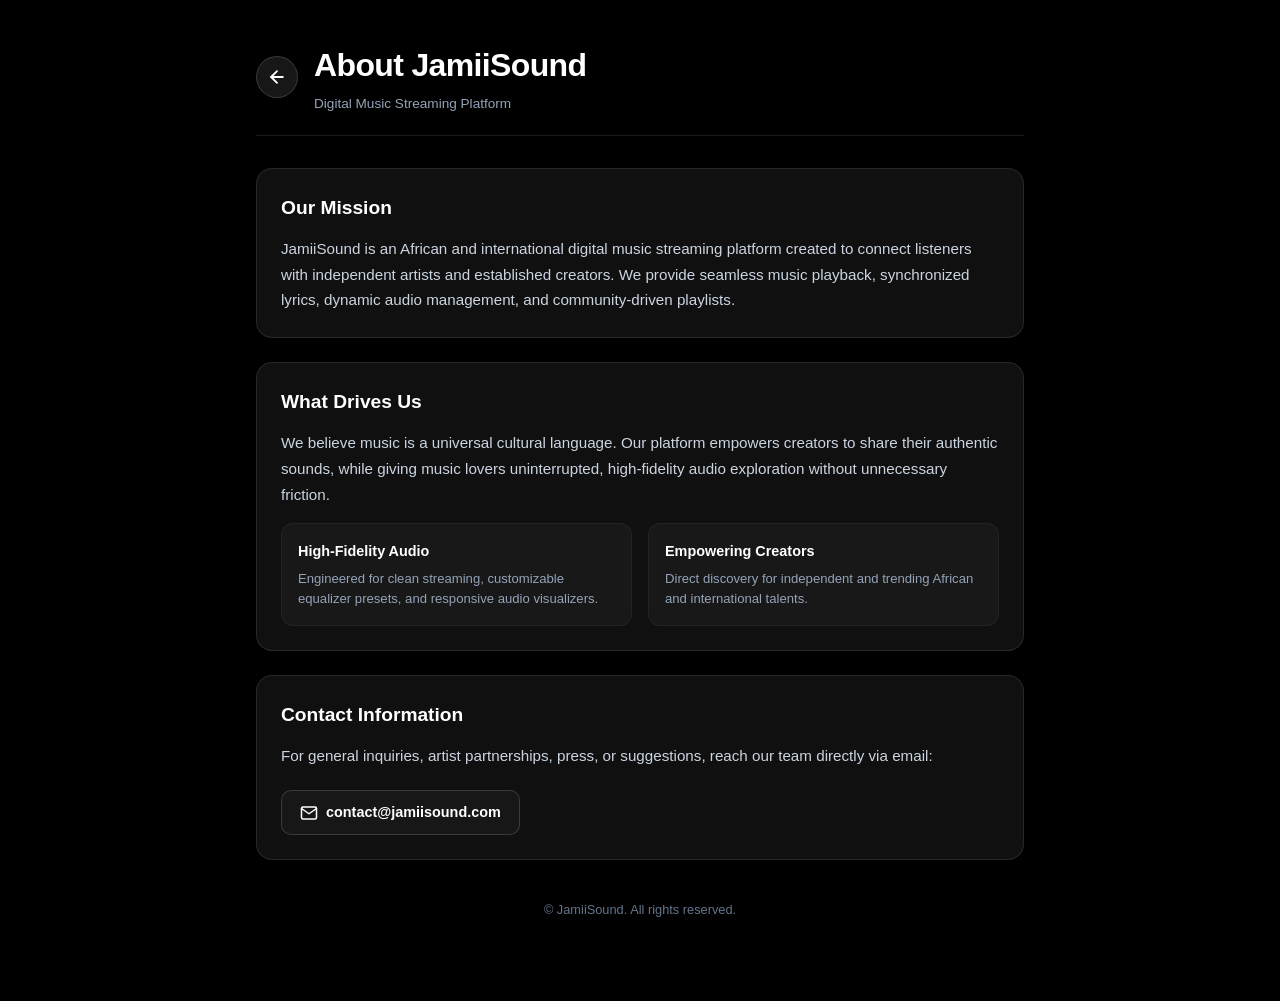
<file: public/about.html>
<!DOCTYPE html>
<html lang="en">
<head>
  <meta charset="UTF-8" />
  <meta name="viewport" content="width=device-width, initial-scale=1.0" />
  <title>About JamiiSound - Music Streaming Platform</title>
  <meta name="description" content="Learn about JamiiSound, the premier music streaming platform connecting listeners with independent creators and established artists." />
  <link rel="icon" type="image/x-icon" href="/favicon.ico" />
  <style>
    * {
      box-sizing: border-box;
      margin: 0;
      padding: 0;
    }
    body {
      background-color: #000000;
      color: #f1f5f9;
      font-family: -apple-system, BlinkMacSystemFont, "Segoe UI", Roboto, Helvetica, Arial, sans-serif;
      line-height: 1.6;
      -webkit-font-smoothing: antialiased;
      padding: 24px 16px 64px;
    }
    .container {
      max-width: 768px;
      margin: 0 auto;
    }
    header {
      display: flex;
      align-items: center;
      gap: 16px;
      padding-bottom: 20px;
      border-bottom: 1px solid rgba(255, 255, 255, 0.1);
      margin-bottom: 32px;
    }
    .back-btn {
      width: 42px;
      height: 42px;
      border-radius: 50%;
      background: #171717;
      border: 1px solid rgba(255, 255, 255, 0.15);
      color: #ffffff;
      display: flex;
      align-items: center;
      justify-content: center;
      cursor: pointer;
      text-decoration: none;
      transition: background 0.2s, border-color 0.2s;
    }
    .back-btn:hover {
      background: #262626;
      border-color: rgba(255, 255, 255, 0.3);
    }
    h1 {
      font-size: 1.65rem;
      font-weight: 800;
      letter-spacing: -0.02em;
      color: #ffffff;
    }
    .subtitle {
      font-size: 0.85rem;
      color: #94a3b8;
      margin-top: 2px;
    }
    .card {
      background: rgba(23, 23, 23, 0.7);
      border: 1px solid rgba(255, 255, 255, 0.1);
      border-radius: 16px;
      padding: 24px;
      margin-bottom: 24px;
      backdrop-filter: blur(8px);
    }
    h2 {
      font-size: 1.2rem;
      font-weight: 700;
      margin-bottom: 12px;
      color: #ffffff;
    }
    p {
      color: #cbd5e1;
      font-size: 0.95rem;
      line-height: 1.7;
      margin-bottom: 14px;
    }
    p:last-child {
      margin-bottom: 0;
    }
    .email-link {
      display: inline-flex;
      align-items: center;
      gap: 8px;
      color: #ffffff;
      background: #171717;
      border: 1px solid rgba(255, 255, 255, 0.15);
      padding: 10px 18px;
      border-radius: 10px;
      text-decoration: none;
      font-weight: 600;
      font-size: 0.9rem;
      margin-top: 8px;
      transition: all 0.2s;
    }
    .email-link:hover {
      background: #262626;
      border-color: rgba(255, 255, 255, 0.3);
      color: #38bdf8;
    }
    .grid {
      display: grid;
      grid-template-columns: 1fr;
      gap: 16px;
      margin-top: 16px;
    }
    @media (min-width: 640px) {
      .grid {
        grid-template-columns: 1fr 1fr;
      }
      body {
        padding: 40px 24px 80px;
      }
      h1 {
        font-size: 2rem;
      }
    }
    .feature-box {
      background: rgba(38, 38, 38, 0.4);
      border: 1px solid rgba(255, 255, 255, 0.05);
      border-radius: 12px;
      padding: 16px;
    }
    .feature-title {
      font-size: 0.9rem;
      font-weight: 700;
      color: #ffffff;
      margin-bottom: 6px;
    }
    .feature-desc {
      font-size: 0.82rem;
      color: #94a3b8;
      line-height: 1.5;
    }
    footer {
      text-align: center;
      margin-top: 40px;
      font-size: 0.8rem;
      color: #64748b;
    }
  </style>
</head>
<body>
  <div class="container">
    <header>
      <a href="/" class="back-btn" aria-label="Go to JamiiSound Home">
        <svg width="20" height="20" viewBox="0 0 24 24" fill="none" stroke="currentColor" stroke-width="2.2" stroke-linecap="round" stroke-linejoin="round">
          <line x1="19" y1="12" x2="5" y2="12"></line>
          <polyline points="12 19 5 12 12 5"></polyline>
        </svg>
      </a>
      <div>
        <h1>About JamiiSound</h1>
        <div class="subtitle">Digital Music Streaming Platform</div>
      </div>
    </header>

    <main>
      <section class="card">
        <h2>Our Mission</h2>
        <p>
          JamiiSound is an African and international digital music streaming platform created to connect listeners with independent artists and established creators. We provide seamless music playback, synchronized lyrics, dynamic audio management, and community-driven playlists.
        </p>
      </section>

      <section class="card">
        <h2>What Drives Us</h2>
        <p>
          We believe music is a universal cultural language. Our platform empowers creators to share their authentic sounds, while giving music lovers uninterrupted, high-fidelity audio exploration without unnecessary friction.
        </p>
        <div class="grid">
          <div class="feature-box">
            <div class="feature-title">High-Fidelity Audio</div>
            <div class="feature-desc">Engineered for clean streaming, customizable equalizer presets, and responsive audio visualizers.</div>
          </div>
          <div class="feature-box">
            <div class="feature-title">Empowering Creators</div>
            <div class="feature-desc">Direct discovery for independent and trending African and international talents.</div>
          </div>
        </div>
      </section>

      <section class="card">
        <h2>Contact Information</h2>
        <p>
          For general inquiries, artist partnerships, press, or suggestions, reach our team directly via email:
        </p>
        <a href="mailto:contact@jamiisound.com" class="email-link">
          <svg width="18" height="18" viewBox="0 0 24 24" fill="none" stroke="currentColor" stroke-width="2" stroke-linecap="round" stroke-linejoin="round">
            <path d="M4 4h16c1.1 0 2 .9 2 2v12c0 1.1-.9 2-2 2H4c-1.1 0-2-.9-2-2V6c0-1.1.9-2 2-2z"></path>
            <polyline points="22,6 12,13 2,6"></polyline>
          </svg>
          contact@jamiisound.com
        </a>
      </section>
    </main>

    <footer>
      &copy; JamiiSound. All rights reserved.
    </footer>
  </div>
</body>
</html>
</file>
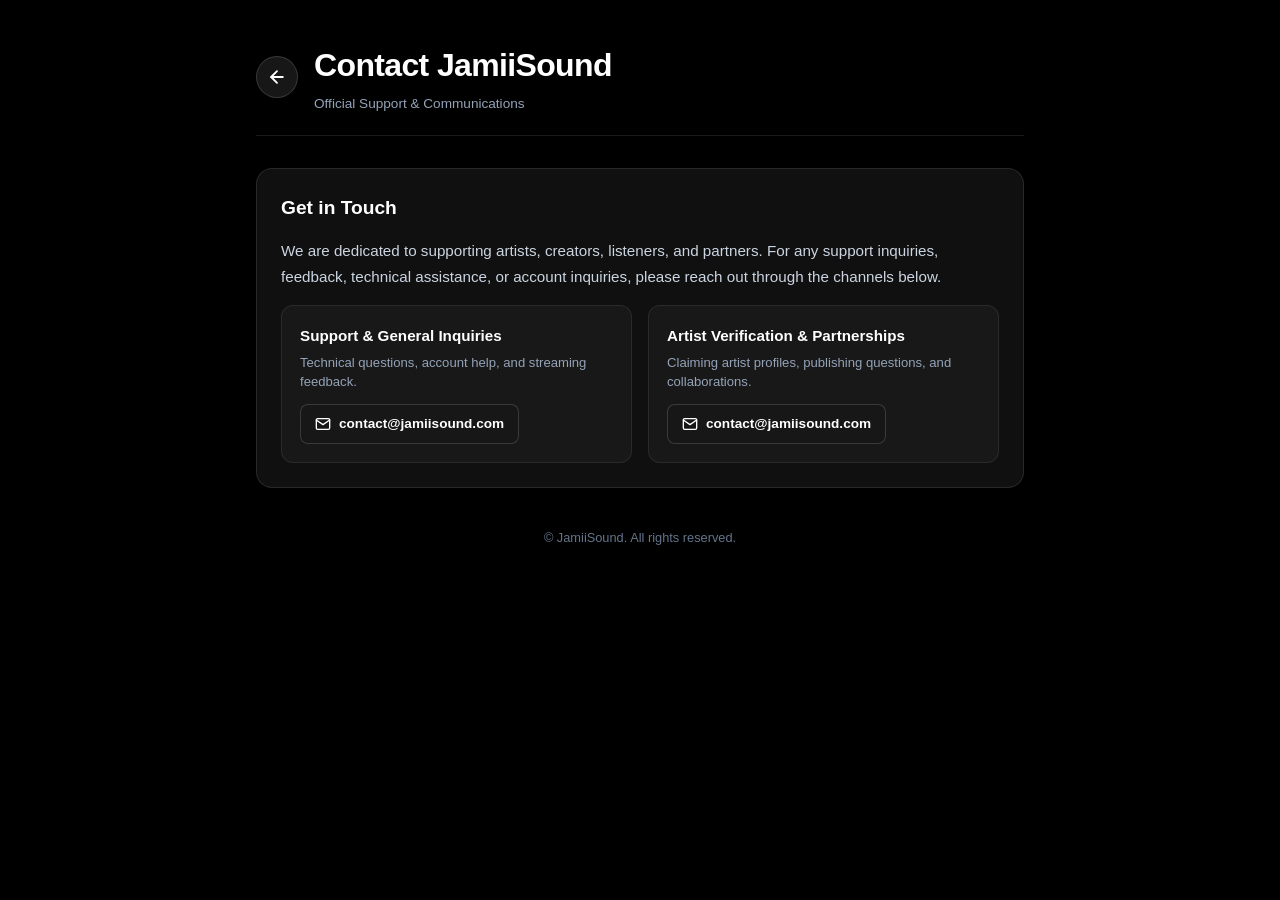
<file: public/contact.html>
<!DOCTYPE html>
<html lang="en">
<head>
  <meta charset="UTF-8" />
  <meta name="viewport" content="width=device-width, initial-scale=1.0" />
  <title>Contact JamiiSound Support & Communications</title>
  <meta name="description" content="Get in touch with JamiiSound support, artist verification, copyright notices, and platform inquiries." />
  <link rel="icon" type="image/x-icon" href="/favicon.ico" />
  <style>
    * {
      box-sizing: border-box;
      margin: 0;
      padding: 0;
    }
    body {
      background-color: #000000;
      color: #f1f5f9;
      font-family: -apple-system, BlinkMacSystemFont, "Segoe UI", Roboto, Helvetica, Arial, sans-serif;
      line-height: 1.6;
      -webkit-font-smoothing: antialiased;
      padding: 24px 16px 64px;
    }
    .container {
      max-width: 768px;
      margin: 0 auto;
    }
    header {
      display: flex;
      align-items: center;
      gap: 16px;
      padding-bottom: 20px;
      border-bottom: 1px solid rgba(255, 255, 255, 0.1);
      margin-bottom: 32px;
    }
    .back-btn {
      width: 42px;
      height: 42px;
      border-radius: 50%;
      background: #171717;
      border: 1px solid rgba(255, 255, 255, 0.15);
      color: #ffffff;
      display: flex;
      align-items: center;
      justify-content: center;
      cursor: pointer;
      text-decoration: none;
      transition: background 0.2s, border-color 0.2s;
    }
    .back-btn:hover {
      background: #262626;
      border-color: rgba(255, 255, 255, 0.3);
    }
    h1 {
      font-size: 1.65rem;
      font-weight: 800;
      letter-spacing: -0.02em;
      color: #ffffff;
    }
    .subtitle {
      font-size: 0.85rem;
      color: #94a3b8;
      margin-top: 2px;
    }
    .card {
      background: rgba(23, 23, 23, 0.7);
      border: 1px solid rgba(255, 255, 255, 0.1);
      border-radius: 16px;
      padding: 24px;
      margin-bottom: 24px;
      backdrop-filter: blur(8px);
    }
    h2 {
      font-size: 1.2rem;
      font-weight: 700;
      margin-bottom: 14px;
      color: #ffffff;
    }
    p {
      color: #cbd5e1;
      font-size: 0.95rem;
      line-height: 1.7;
      margin-bottom: 14px;
    }
    p:last-child {
      margin-bottom: 0;
    }
    .grid {
      display: grid;
      grid-template-columns: 1fr;
      gap: 16px;
      margin-top: 16px;
    }
    @media (min-width: 640px) {
      .grid {
        grid-template-columns: 1fr 1fr;
      }
      body {
        padding: 40px 24px 80px;
      }
      h1 {
        font-size: 2rem;
      }
    }
    .contact-channel {
      background: rgba(38, 38, 38, 0.4);
      border: 1px solid rgba(255, 255, 255, 0.08);
      border-radius: 12px;
      padding: 18px;
    }
    .channel-title {
      font-size: 0.95rem;
      font-weight: 700;
      color: #ffffff;
      margin-bottom: 4px;
    }
    .channel-desc {
      font-size: 0.82rem;
      color: #94a3b8;
      line-height: 1.5;
      margin-bottom: 12px;
    }
    .email-link {
      display: inline-flex;
      align-items: center;
      gap: 8px;
      color: #ffffff;
      background: #171717;
      border: 1px solid rgba(255, 255, 255, 0.15);
      padding: 8px 14px;
      border-radius: 8px;
      text-decoration: none;
      font-weight: 600;
      font-size: 0.85rem;
      transition: all 0.2s;
    }
    .email-link:hover {
      background: #262626;
      border-color: rgba(255, 255, 255, 0.3);
      color: #38bdf8;
    }
    footer {
      text-align: center;
      margin-top: 40px;
      font-size: 0.8rem;
      color: #64748b;
    }
  </style>
</head>
<body>
  <div class="container">
    <header>
      <a href="/" class="back-btn" aria-label="Go to JamiiSound Home">
        <svg width="20" height="20" viewBox="0 0 24 24" fill="none" stroke="currentColor" stroke-width="2.2" stroke-linecap="round" stroke-linejoin="round">
          <line x1="19" y1="12" x2="5" y2="12"></line>
          <polyline points="12 19 5 12 12 5"></polyline>
        </svg>
      </a>
      <div>
        <h1>Contact JamiiSound</h1>
        <div class="subtitle">Official Support & Communications</div>
      </div>
    </header>

    <main>
      <section class="card">
        <h2>Get in Touch</h2>
        <p>
          We are dedicated to supporting artists, creators, listeners, and partners. For any support inquiries, feedback, technical assistance, or account inquiries, please reach out through the channels below.
        </p>

        <div class="grid">
          <div class="contact-channel">
            <div class="channel-title">Support & General Inquiries</div>
            <div class="channel-desc">Technical questions, account help, and streaming feedback.</div>
            <a href="mailto:contact@jamiisound.com" class="email-link">
              <svg width="16" height="16" viewBox="0 0 24 24" fill="none" stroke="currentColor" stroke-width="2" stroke-linecap="round" stroke-linejoin="round">
                <path d="M4 4h16c1.1 0 2 .9 2 2v12c0 1.1-.9 2-2 2H4c-1.1 0-2-.9-2-2V6c0-1.1.9-2 2-2z"></path>
                <polyline points="22,6 12,13 2,6"></polyline>
              </svg>
              contact@jamiisound.com
            </a>
          </div>

          <div class="contact-channel">
            <div class="channel-title">Artist Verification & Partnerships</div>
            <div class="channel-desc">Claiming artist profiles, publishing questions, and collaborations.</div>
            <a href="mailto:contact@jamiisound.com?subject=Artist%20Verification%20or%20Partnership" class="email-link">
              <svg width="16" height="16" viewBox="0 0 24 24" fill="none" stroke="currentColor" stroke-width="2" stroke-linecap="round" stroke-linejoin="round">
                <path d="M4 4h16c1.1 0 2 .9 2 2v12c0 1.1-.9 2-2 2H4c-1.1 0-2-.9-2-2V6c0-1.1.9-2 2-2z"></path>
                <polyline points="22,6 12,13 2,6"></polyline>
              </svg>
              contact@jamiisound.com
            </a>
          </div>
        </div>
      </section>
    </main>

    <footer>
      &copy; JamiiSound. All rights reserved.
    </footer>
  </div>
</body>
</html>
</file>
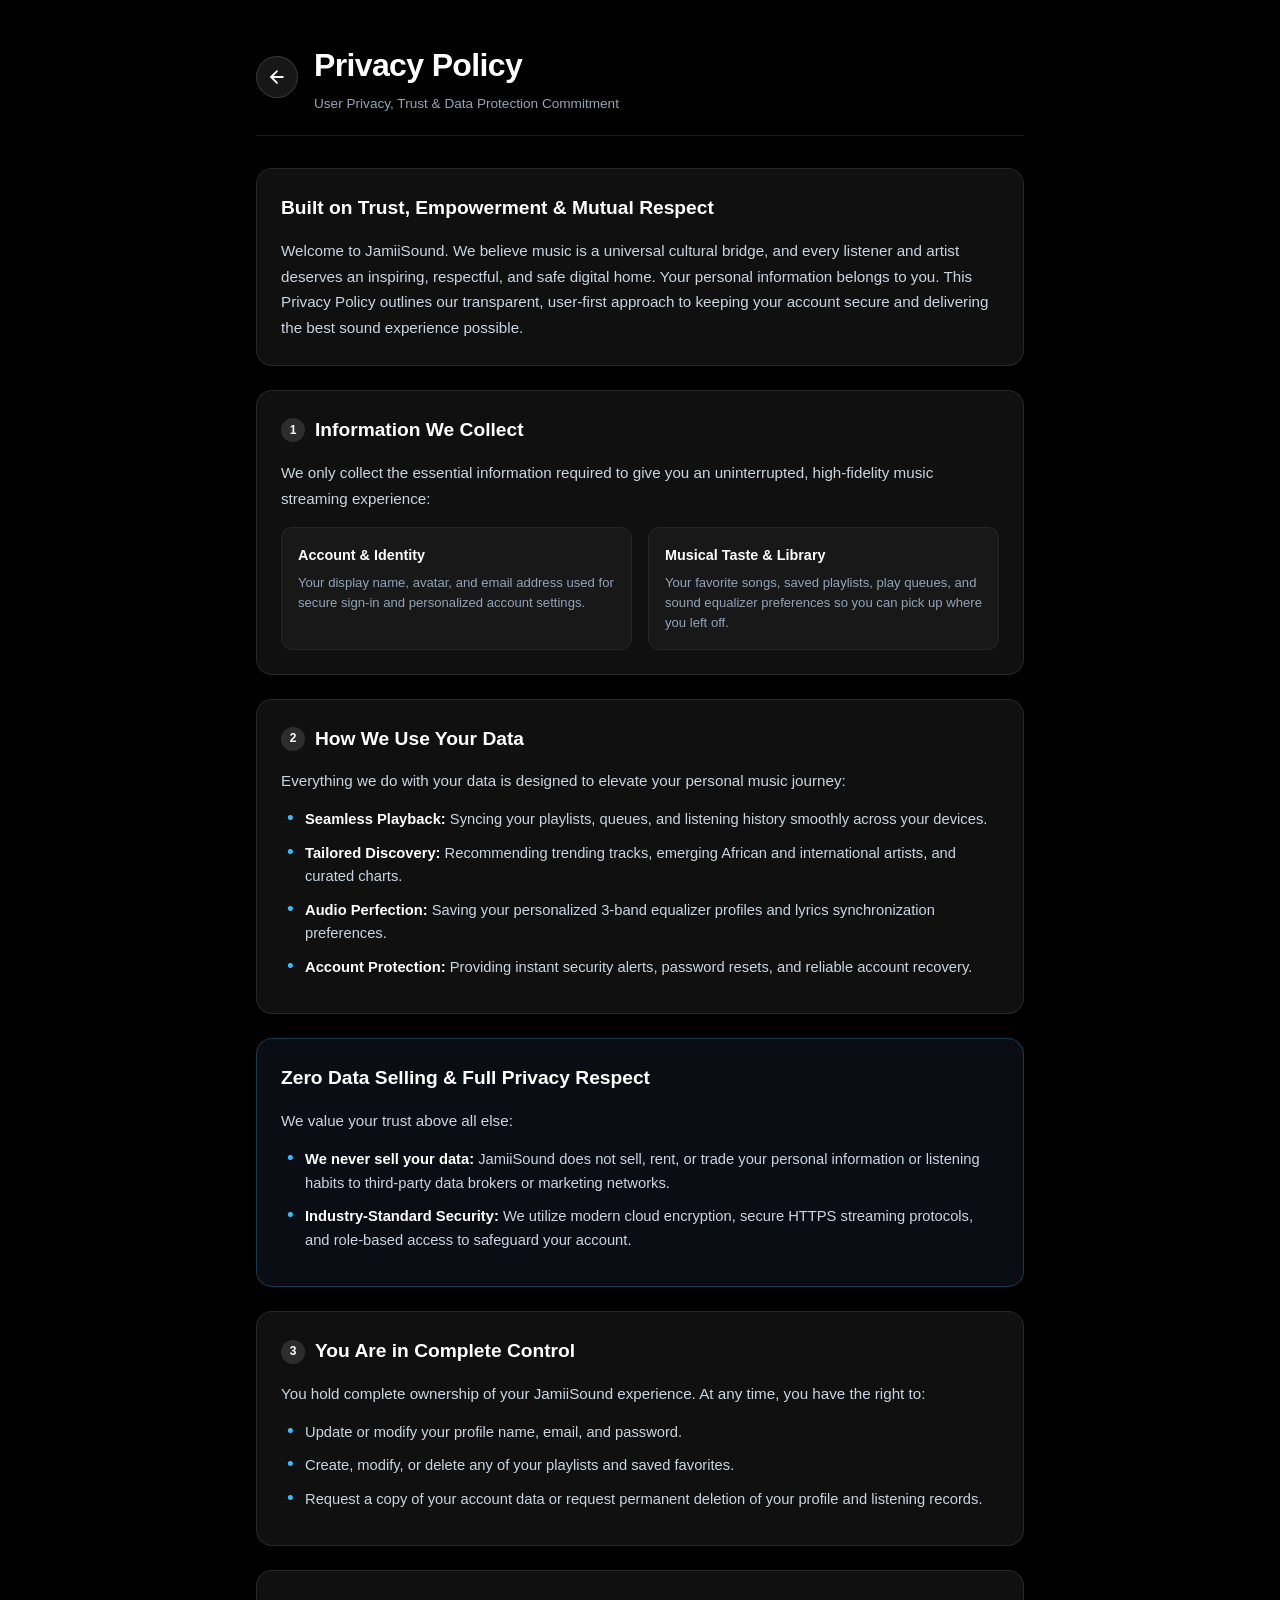
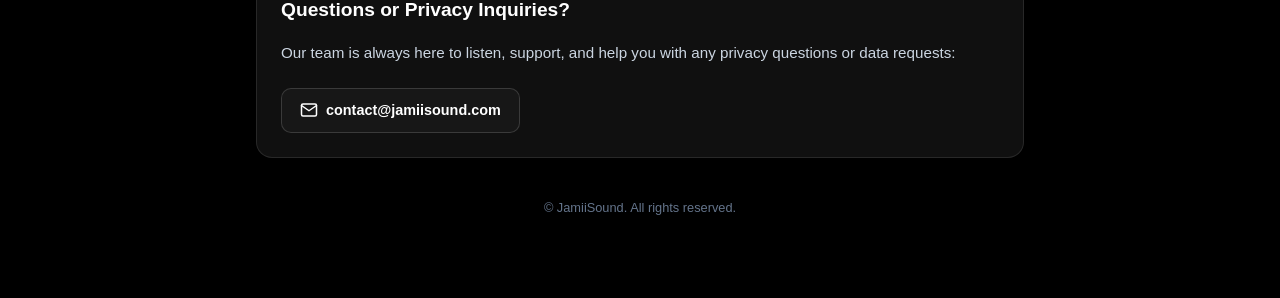
<file: public/privacy.html>
<!DOCTYPE html>
<html lang="en">
<head>
  <meta charset="UTF-8" />
  <meta name="viewport" content="width=device-width, initial-scale=1.0" />
  <title>Privacy Policy - JamiiSound</title>
  <meta name="description" content="JamiiSound Privacy Policy. Learn how we protect your personal data, ensure privacy, and respect your digital rights." />
  <link rel="icon" type="image/x-icon" href="/favicon.ico" />
  <style>
    * {
      box-sizing: border-box;
      margin: 0;
      padding: 0;
    }
    body {
      background-color: #000000;
      color: #f1f5f9;
      font-family: -apple-system, BlinkMacSystemFont, "Segoe UI", Roboto, Helvetica, Arial, sans-serif;
      line-height: 1.6;
      -webkit-font-smoothing: antialiased;
      padding: 24px 16px 64px;
    }
    .container {
      max-width: 768px;
      margin: 0 auto;
    }
    header {
      display: flex;
      align-items: center;
      gap: 16px;
      padding-bottom: 20px;
      border-bottom: 1px solid rgba(255, 255, 255, 0.1);
      margin-bottom: 32px;
    }
    .back-btn {
      width: 42px;
      height: 42px;
      border-radius: 50%;
      background: #171717;
      border: 1px solid rgba(255, 255, 255, 0.15);
      color: #ffffff;
      display: flex;
      align-items: center;
      justify-content: center;
      cursor: pointer;
      text-decoration: none;
      transition: background 0.2s, border-color 0.2s;
    }
    .back-btn:hover {
      background: #262626;
      border-color: rgba(255, 255, 255, 0.3);
    }
    h1 {
      font-size: 1.65rem;
      font-weight: 800;
      letter-spacing: -0.02em;
      color: #ffffff;
    }
    .subtitle {
      font-size: 0.85rem;
      color: #94a3b8;
      margin-top: 2px;
    }
    .card {
      background: rgba(23, 23, 23, 0.7);
      border: 1px solid rgba(255, 255, 255, 0.1);
      border-radius: 16px;
      padding: 24px;
      margin-bottom: 24px;
      backdrop-filter: blur(8px);
    }
    h2 {
      font-size: 1.2rem;
      font-weight: 700;
      margin-bottom: 14px;
      color: #ffffff;
      display: flex;
      align-items: center;
      gap: 10px;
    }
    .badge {
      display: inline-flex;
      align-items: center;
      justify-content: center;
      width: 24px;
      height: 24px;
      border-radius: 50%;
      background: rgba(255, 255, 255, 0.12);
      font-size: 0.75rem;
      font-weight: 700;
      color: #ffffff;
    }
    p {
      color: #cbd5e1;
      font-size: 0.95rem;
      line-height: 1.7;
      margin-bottom: 14px;
    }
    p:last-child {
      margin-bottom: 0;
    }
    ul {
      list-style-type: none;
      padding-left: 0;
      margin-top: 10px;
    }
    li {
      position: relative;
      padding-left: 24px;
      margin-bottom: 10px;
      color: #cbd5e1;
      font-size: 0.92rem;
      line-height: 1.6;
    }
    li::before {
      content: "•";
      position: absolute;
      left: 6px;
      top: 0;
      color: #38bdf8;
      font-size: 1.2rem;
      line-height: 1;
    }
    strong {
      color: #ffffff;
    }
    .grid {
      display: grid;
      grid-template-columns: 1fr;
      gap: 16px;
      margin-top: 16px;
    }
    @media (min-width: 640px) {
      .grid {
        grid-template-columns: 1fr 1fr;
      }
      body {
        padding: 40px 24px 80px;
      }
      h1 {
        font-size: 2rem;
      }
    }
    .item-box {
      background: rgba(38, 38, 38, 0.4);
      border: 1px solid rgba(255, 255, 255, 0.06);
      border-radius: 12px;
      padding: 16px;
    }
    .item-title {
      font-size: 0.9rem;
      font-weight: 700;
      color: #ffffff;
      margin-bottom: 6px;
    }
    .item-desc {
      font-size: 0.82rem;
      color: #94a3b8;
      line-height: 1.5;
    }
    .highlight-card {
      background: rgba(30, 41, 59, 0.35);
      border: 1px solid rgba(56, 189, 248, 0.25);
    }
    .email-link {
      display: inline-flex;
      align-items: center;
      gap: 8px;
      color: #ffffff;
      background: #171717;
      border: 1px solid rgba(255, 255, 255, 0.15);
      padding: 10px 18px;
      border-radius: 10px;
      text-decoration: none;
      font-weight: 600;
      font-size: 0.9rem;
      margin-top: 8px;
      transition: all 0.2s;
    }
    .email-link:hover {
      background: #262626;
      border-color: rgba(255, 255, 255, 0.3);
      color: #38bdf8;
    }
    footer {
      text-align: center;
      margin-top: 40px;
      font-size: 0.8rem;
      color: #64748b;
    }
  </style>
</head>
<body>
  <div class="container">
    <header>
      <a href="/" class="back-btn" aria-label="Go to JamiiSound Home">
        <svg width="20" height="20" viewBox="0 0 24 24" fill="none" stroke="currentColor" stroke-width="2.2" stroke-linecap="round" stroke-linejoin="round">
          <line x1="19" y1="12" x2="5" y2="12"></line>
          <polyline points="12 19 5 12 12 5"></polyline>
        </svg>
      </a>
      <div>
        <h1>Privacy Policy</h1>
        <div class="subtitle">User Privacy, Trust & Data Protection Commitment</div>
      </div>
    </header>

    <main>
      <section class="card">
        <h2>Built on Trust, Empowerment & Mutual Respect</h2>
        <p>
          Welcome to JamiiSound. We believe music is a universal cultural bridge, and every listener and artist deserves an inspiring, respectful, and safe digital home. Your personal information belongs to you. This Privacy Policy outlines our transparent, user-first approach to keeping your account secure and delivering the best sound experience possible.
        </p>
      </section>

      <section class="card">
        <h2><span class="badge">1</span> Information We Collect</h2>
        <p>We only collect the essential information required to give you an uninterrupted, high-fidelity music streaming experience:</p>
        <div class="grid">
          <div class="item-box">
            <div class="item-title">Account & Identity</div>
            <div class="item-desc">Your display name, avatar, and email address used for secure sign-in and personalized account settings.</div>
          </div>
          <div class="item-box">
            <div class="item-title">Musical Taste & Library</div>
            <div class="item-desc">Your favorite songs, saved playlists, play queues, and sound equalizer preferences so you can pick up where you left off.</div>
          </div>
        </div>
      </section>

      <section class="card">
        <h2><span class="badge">2</span> How We Use Your Data</h2>
        <p>Everything we do with your data is designed to elevate your personal music journey:</p>
        <ul>
          <li><strong>Seamless Playback:</strong> Syncing your playlists, queues, and listening history smoothly across your devices.</li>
          <li><strong>Tailored Discovery:</strong> Recommending trending tracks, emerging African and international artists, and curated charts.</li>
          <li><strong>Audio Perfection:</strong> Saving your personalized 3-band equalizer profiles and lyrics synchronization preferences.</li>
          <li><strong>Account Protection:</strong> Providing instant security alerts, password resets, and reliable account recovery.</li>
        </ul>
      </section>

      <section class="card highlight-card">
        <h2>Zero Data Selling & Full Privacy Respect</h2>
        <p>We value your trust above all else:</p>
        <ul>
          <li><strong>We never sell your data:</strong> JamiiSound does not sell, rent, or trade your personal information or listening habits to third-party data brokers or marketing networks.</li>
          <li><strong>Industry-Standard Security:</strong> We utilize modern cloud encryption, secure HTTPS streaming protocols, and role-based access to safeguard your account.</li>
        </ul>
      </section>

      <section class="card">
        <h2><span class="badge">3</span> You Are in Complete Control</h2>
        <p>You hold complete ownership of your JamiiSound experience. At any time, you have the right to:</p>
        <ul>
          <li>Update or modify your profile name, email, and password.</li>
          <li>Create, modify, or delete any of your playlists and saved favorites.</li>
          <li>Request a copy of your account data or request permanent deletion of your profile and listening records.</li>
        </ul>
      </section>

      <section class="card">
        <h2>Questions or Privacy Inquiries?</h2>
        <p>Our team is always here to listen, support, and help you with any privacy questions or data requests:</p>
        <a href="mailto:contact@jamiisound.com" class="email-link">
          <svg width="18" height="18" viewBox="0 0 24 24" fill="none" stroke="currentColor" stroke-width="2" stroke-linecap="round" stroke-linejoin="round">
            <path d="M4 4h16c1.1 0 2 .9 2 2v12c0 1.1-.9 2-2 2H4c-1.1 0-2-.9-2-2V6c0-1.1.9-2 2-2z"></path>
            <polyline points="22,6 12,13 2,6"></polyline>
          </svg>
          contact@jamiisound.com
        </a>
      </section>
    </main>

    <footer>
      &copy; JamiiSound. All rights reserved.
    </footer>
  </div>
</body>
</html>
</file>
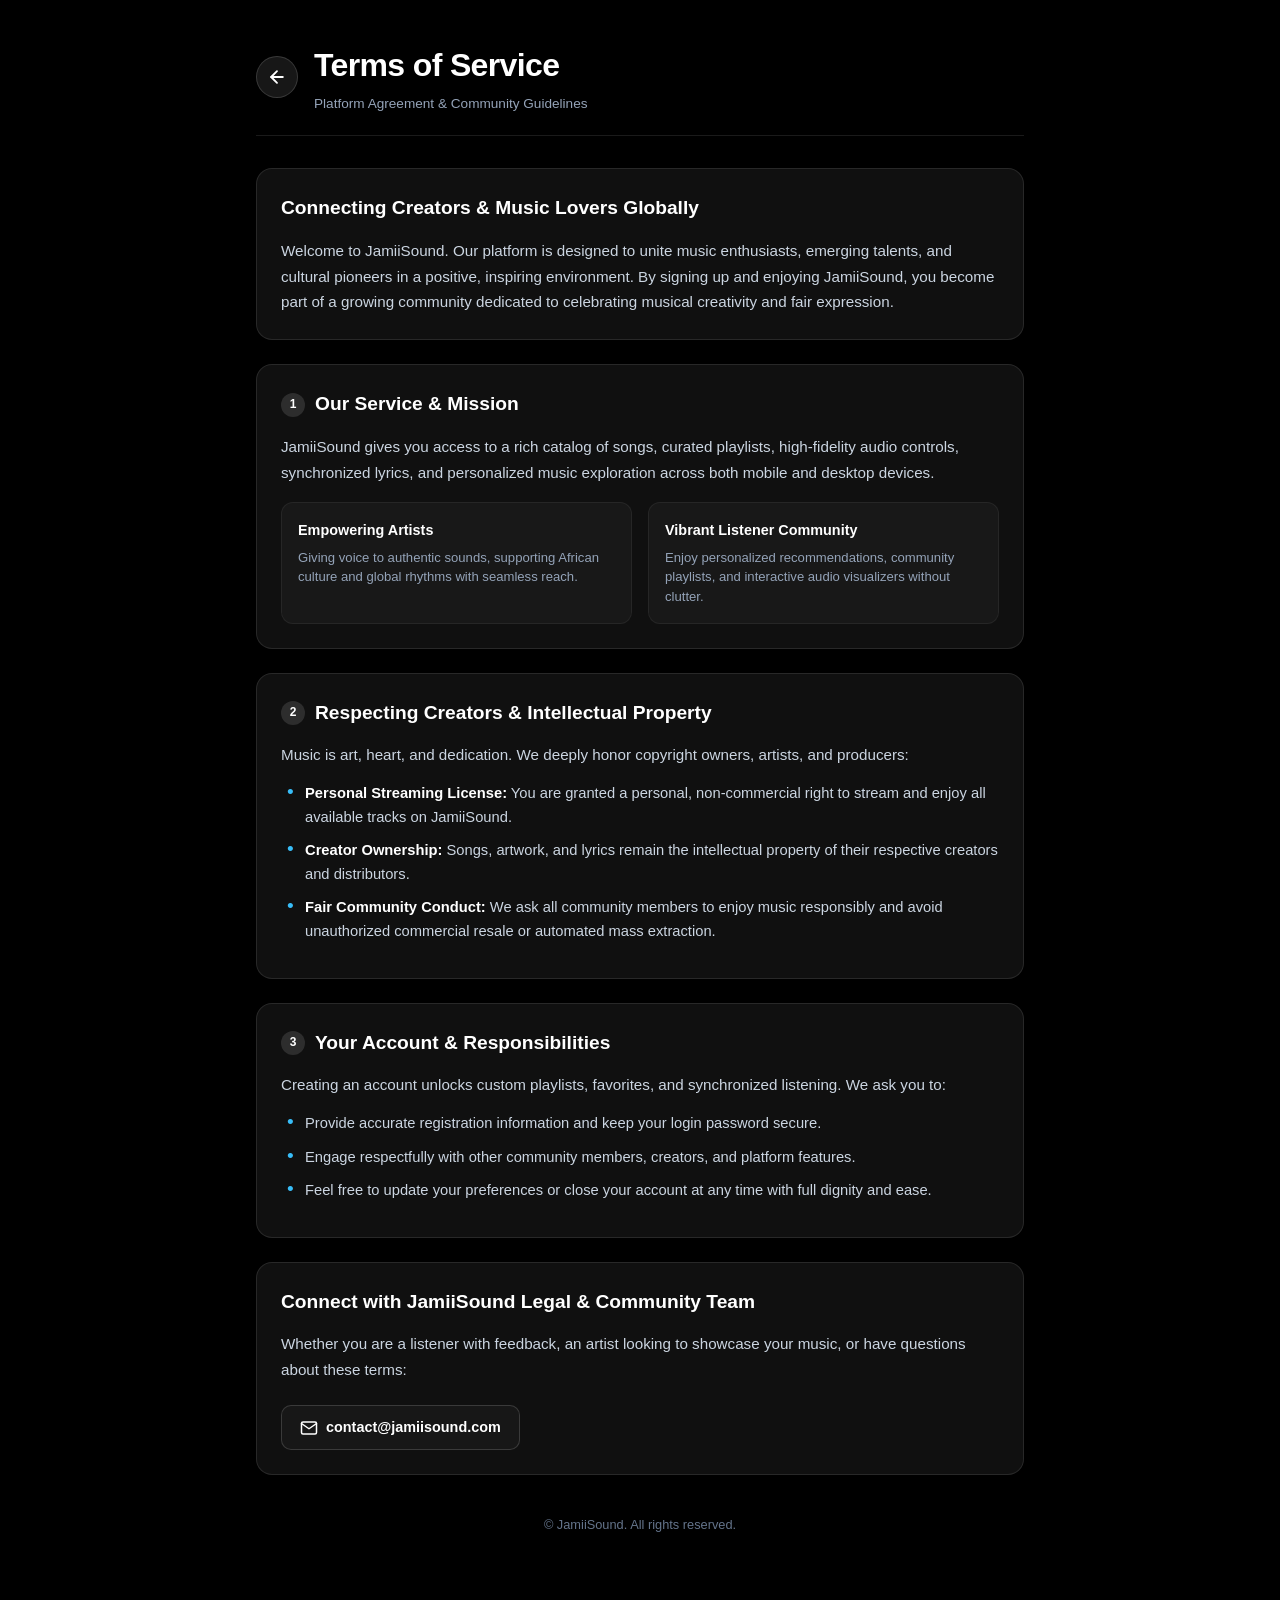
<file: public/terms.html>
<!DOCTYPE html>
<html lang="en">
<head>
  <meta charset="UTF-8" />
  <meta name="viewport" content="width=device-width, initial-scale=1.0" />
  <title>Terms of Service - JamiiSound</title>
  <meta name="description" content="JamiiSound Terms of Service and Platform Agreement. Community guidelines and fair streaming policies." />
  <link rel="icon" type="image/x-icon" href="/favicon.ico" />
  <style>
    * {
      box-sizing: border-box;
      margin: 0;
      padding: 0;
    }
    body {
      background-color: #000000;
      color: #f1f5f9;
      font-family: -apple-system, BlinkMacSystemFont, "Segoe UI", Roboto, Helvetica, Arial, sans-serif;
      line-height: 1.6;
      -webkit-font-smoothing: antialiased;
      padding: 24px 16px 64px;
    }
    .container {
      max-width: 768px;
      margin: 0 auto;
    }
    header {
      display: flex;
      align-items: center;
      gap: 16px;
      padding-bottom: 20px;
      border-bottom: 1px solid rgba(255, 255, 255, 0.1);
      margin-bottom: 32px;
    }
    .back-btn {
      width: 42px;
      height: 42px;
      border-radius: 50%;
      background: #171717;
      border: 1px solid rgba(255, 255, 255, 0.15);
      color: #ffffff;
      display: flex;
      align-items: center;
      justify-content: center;
      cursor: pointer;
      text-decoration: none;
      transition: background 0.2s, border-color 0.2s;
    }
    .back-btn:hover {
      background: #262626;
      border-color: rgba(255, 255, 255, 0.3);
    }
    h1 {
      font-size: 1.65rem;
      font-weight: 800;
      letter-spacing: -0.02em;
      color: #ffffff;
    }
    .subtitle {
      font-size: 0.85rem;
      color: #94a3b8;
      margin-top: 2px;
    }
    .card {
      background: rgba(23, 23, 23, 0.7);
      border: 1px solid rgba(255, 255, 255, 0.1);
      border-radius: 16px;
      padding: 24px;
      margin-bottom: 24px;
      backdrop-filter: blur(8px);
    }
    h2 {
      font-size: 1.2rem;
      font-weight: 700;
      margin-bottom: 14px;
      color: #ffffff;
      display: flex;
      align-items: center;
      gap: 10px;
    }
    .badge {
      display: inline-flex;
      align-items: center;
      justify-content: center;
      width: 24px;
      height: 24px;
      border-radius: 50%;
      background: rgba(255, 255, 255, 0.12);
      font-size: 0.75rem;
      font-weight: 700;
      color: #ffffff;
    }
    p {
      color: #cbd5e1;
      font-size: 0.95rem;
      line-height: 1.7;
      margin-bottom: 14px;
    }
    p:last-child {
      margin-bottom: 0;
    }
    ul {
      list-style-type: none;
      padding-left: 0;
      margin-top: 10px;
    }
    li {
      position: relative;
      padding-left: 24px;
      margin-bottom: 10px;
      color: #cbd5e1;
      font-size: 0.92rem;
      line-height: 1.6;
    }
    li::before {
      content: "•";
      position: absolute;
      left: 6px;
      top: 0;
      color: #38bdf8;
      font-size: 1.2rem;
      line-height: 1;
    }
    strong {
      color: #ffffff;
    }
    .grid {
      display: grid;
      grid-template-columns: 1fr;
      gap: 16px;
      margin-top: 16px;
    }
    @media (min-width: 640px) {
      .grid {
        grid-template-columns: 1fr 1fr;
      }
      body {
        padding: 40px 24px 80px;
      }
      h1 {
        font-size: 2rem;
      }
    }
    .item-box {
      background: rgba(38, 38, 38, 0.4);
      border: 1px solid rgba(255, 255, 255, 0.06);
      border-radius: 12px;
      padding: 16px;
    }
    .item-title {
      font-size: 0.9rem;
      font-weight: 700;
      color: #ffffff;
      margin-bottom: 6px;
    }
    .item-desc {
      font-size: 0.82rem;
      color: #94a3b8;
      line-height: 1.5;
    }
    .email-link {
      display: inline-flex;
      align-items: center;
      gap: 8px;
      color: #ffffff;
      background: #171717;
      border: 1px solid rgba(255, 255, 255, 0.15);
      padding: 10px 18px;
      border-radius: 10px;
      text-decoration: none;
      font-weight: 600;
      font-size: 0.9rem;
      margin-top: 8px;
      transition: all 0.2s;
    }
    .email-link:hover {
      background: #262626;
      border-color: rgba(255, 255, 255, 0.3);
      color: #38bdf8;
    }
    footer {
      text-align: center;
      margin-top: 40px;
      font-size: 0.8rem;
      color: #64748b;
    }
  </style>
</head>
<body>
  <div class="container">
    <header>
      <a href="/" class="back-btn" aria-label="Go to JamiiSound Home">
        <svg width="20" height="20" viewBox="0 0 24 24" fill="none" stroke="currentColor" stroke-width="2.2" stroke-linecap="round" stroke-linejoin="round">
          <line x1="19" y1="12" x2="5" y2="12"></line>
          <polyline points="12 19 5 12 12 5"></polyline>
        </svg>
      </a>
      <div>
        <h1>Terms of Service</h1>
        <div class="subtitle">Platform Agreement & Community Guidelines</div>
      </div>
    </header>

    <main>
      <section class="card">
        <h2>Connecting Creators & Music Lovers Globally</h2>
        <p>
          Welcome to JamiiSound. Our platform is designed to unite music enthusiasts, emerging talents, and cultural pioneers in a positive, inspiring environment. By signing up and enjoying JamiiSound, you become part of a growing community dedicated to celebrating musical creativity and fair expression.
        </p>
      </section>

      <section class="card">
        <h2><span class="badge">1</span> Our Service & Mission</h2>
        <p>
          JamiiSound gives you access to a rich catalog of songs, curated playlists, high-fidelity audio controls, synchronized lyrics, and personalized music exploration across both mobile and desktop devices.
        </p>
        <div class="grid">
          <div class="item-box">
            <div class="item-title">Empowering Artists</div>
            <div class="item-desc">Giving voice to authentic sounds, supporting African culture and global rhythms with seamless reach.</div>
          </div>
          <div class="item-box">
            <div class="item-title">Vibrant Listener Community</div>
            <div class="item-desc">Enjoy personalized recommendations, community playlists, and interactive audio visualizers without clutter.</div>
          </div>
        </div>
      </section>

      <section class="card">
        <h2><span class="badge">2</span> Respecting Creators & Intellectual Property</h2>
        <p>Music is art, heart, and dedication. We deeply honor copyright owners, artists, and producers:</p>
        <ul>
          <li><strong>Personal Streaming License:</strong> You are granted a personal, non-commercial right to stream and enjoy all available tracks on JamiiSound.</li>
          <li><strong>Creator Ownership:</strong> Songs, artwork, and lyrics remain the intellectual property of their respective creators and distributors.</li>
          <li><strong>Fair Community Conduct:</strong> We ask all community members to enjoy music responsibly and avoid unauthorized commercial resale or automated mass extraction.</li>
        </ul>
      </section>

      <section class="card">
        <h2><span class="badge">3</span> Your Account & Responsibilities</h2>
        <p>Creating an account unlocks custom playlists, favorites, and synchronized listening. We ask you to:</p>
        <ul>
          <li>Provide accurate registration information and keep your login password secure.</li>
          <li>Engage respectfully with other community members, creators, and platform features.</li>
          <li>Feel free to update your preferences or close your account at any time with full dignity and ease.</li>
        </ul>
      </section>

      <section class="card">
        <h2>Connect with JamiiSound Legal & Community Team</h2>
        <p>Whether you are a listener with feedback, an artist looking to showcase your music, or have questions about these terms:</p>
        <a href="mailto:contact@jamiisound.com" class="email-link">
          <svg width="18" height="18" viewBox="0 0 24 24" fill="none" stroke="currentColor" stroke-width="2" stroke-linecap="round" stroke-linejoin="round">
            <path d="M4 4h16c1.1 0 2 .9 2 2v12c0 1.1-.9 2-2 2H4c-1.1 0-2-.9-2-2V6c0-1.1.9-2 2-2z"></path>
            <polyline points="22,6 12,13 2,6"></polyline>
          </svg>
          contact@jamiisound.com
        </a>
      </section>
    </main>

    <footer>
      &copy; JamiiSound. All rights reserved.
    </footer>
  </div>
</body>
</html>
</file>
